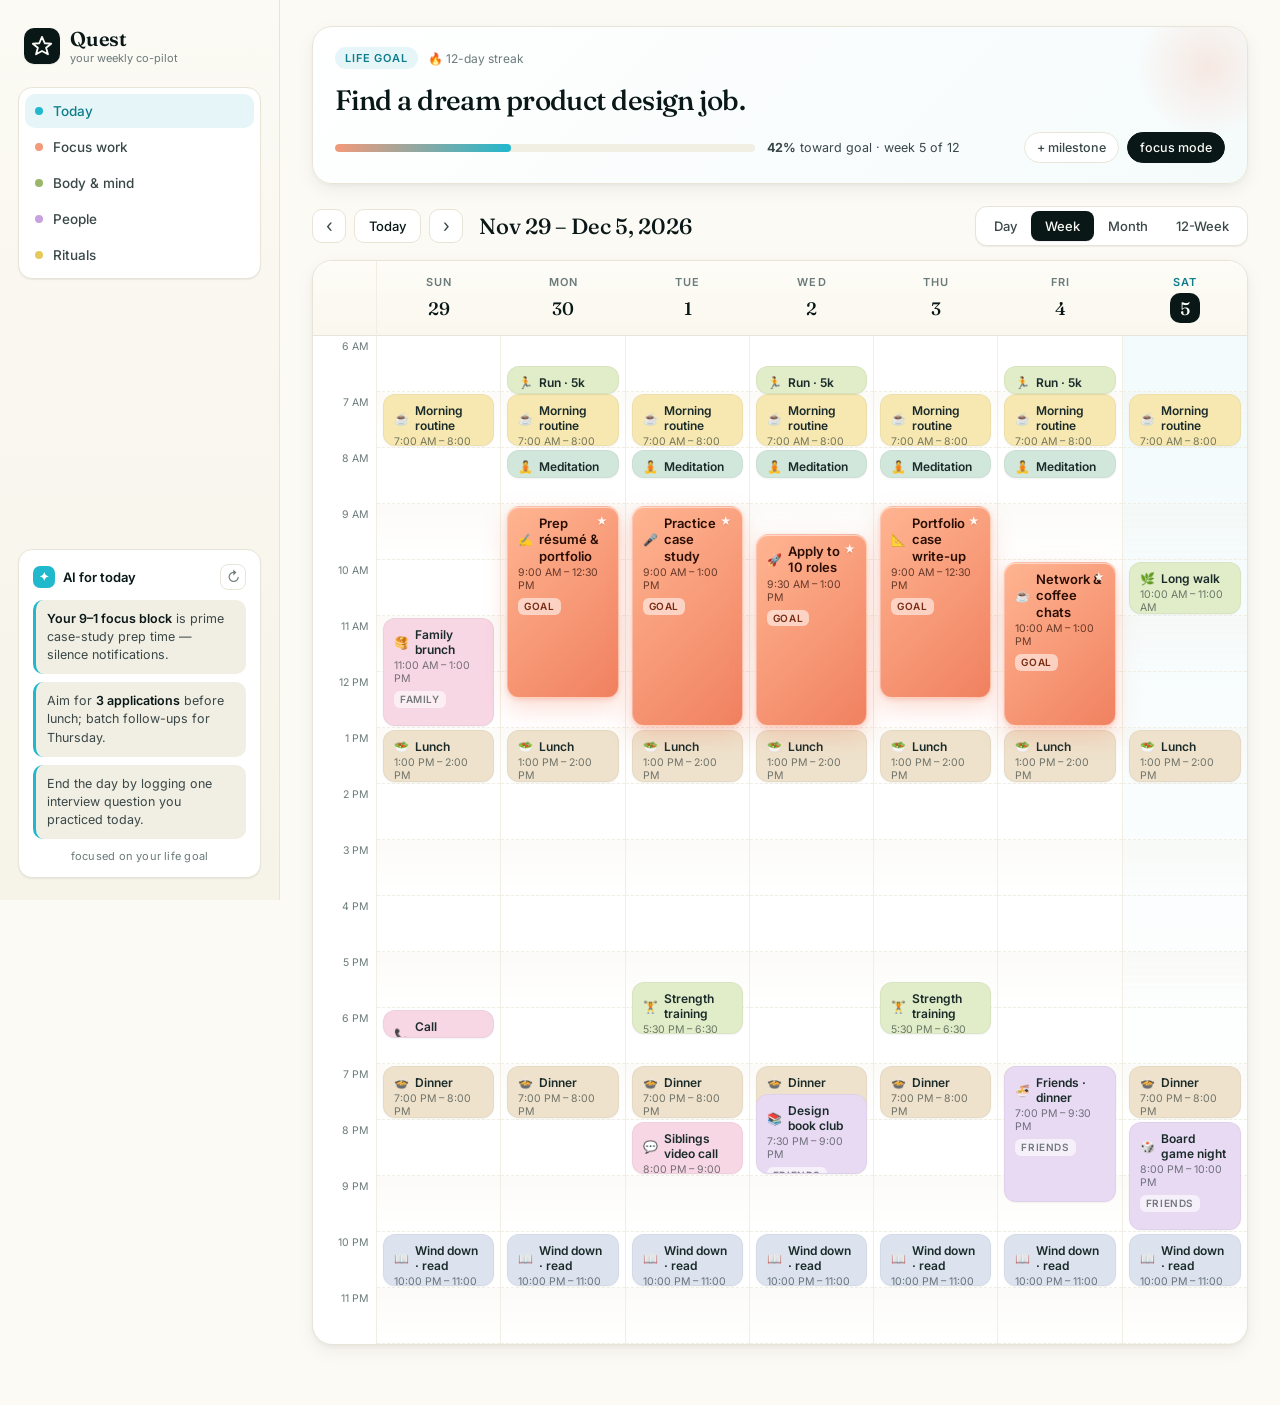
<file: index.html>
<!DOCTYPE html>
<html lang="en">
<head>
  <meta charset="UTF-8" />
  <meta name="viewport" content="width=device-width, initial-scale=1.0" />
  <title>Quest — a calendar for your life goal</title>
  <link rel="preconnect" href="https://fonts.googleapis.com" />
  <link rel="preconnect" href="https://fonts.gstatic.com" crossorigin />
  <link
    href="https://fonts.googleapis.com/css2?family=Fraunces:opsz,wght@9..144,400;9..144,500;9..144,600;9..144,700&family=Inter:wght@400;500;600;700&display=swap"
    rel="stylesheet"
  />
  <link rel="stylesheet" href="styles.css" />
</head>
<body>
  <div class="app">
    <!-- ───────────── Sidebar ───────────── -->
    <aside class="sidebar">
      <div class="brand">
        <div class="brand-mark" aria-hidden="true">
          <svg viewBox="0 0 24 24" width="22" height="22" fill="none" stroke="currentColor" stroke-width="2" stroke-linecap="round" stroke-linejoin="round">
            <path d="M12 2 L15 9 L22 9.5 L16.5 14 L18.5 21 L12 17.5 L5.5 21 L7.5 14 L2 9.5 L9 9 Z" />
          </svg>
        </div>
        <div class="brand-text">
          <div class="brand-name">Quest</div>
          <div class="brand-sub">your weekly co-pilot</div>
        </div>
      </div>

      <nav class="nav">
        <button class="nav-item active">
          <span class="dot" style="background:#20B8CD"></span>Today
        </button>
        <button class="nav-item">
          <span class="dot" style="background:#F39A7A"></span>Focus work
        </button>
        <button class="nav-item">
          <span class="dot" style="background:#9BB76B"></span>Body &amp; mind
        </button>
        <button class="nav-item">
          <span class="dot" style="background:#C8A2E0"></span>People
        </button>
        <button class="nav-item">
          <span class="dot" style="background:#E7C95B"></span>Rituals
        </button>
      </nav>

      <!-- AI Notes -->
      <section class="notes" aria-label="AI recommendations">
        <div class="notes-head">
          <div class="notes-title">
            <span class="spark" aria-hidden="true">✦</span>
            AI for today
          </div>
          <button class="notes-refresh" id="refreshNotes" title="New ideas">↻</button>
        </div>
        <ul class="notes-list" id="notesList"></ul>
        <div class="notes-foot">focused on your life goal</div>
      </section>
    </aside>

    <!-- ───────────── Main ───────────── -->
    <main class="main">
      <!-- Goal bar -->
      <section class="goal-card">
        <div class="goal-badge">
          <span class="goal-badge-pill">life goal</span>
          <span class="goal-streak" id="goalStreak">🔥 12-day streak</span>
        </div>
        <div class="goal-line">
          <label for="goalInput" class="sr-only">Your life goal</label>
          <input
            id="goalInput"
            class="goal-input"
            type="text"
            value="Find a dream product design job."
            spellcheck="false"
          />
        </div>
        <div class="goal-meta">
          <div class="progress">
            <div class="progress-track">
              <div class="progress-bar" id="goalProgress" style="width: 42%"></div>
            </div>
            <span class="progress-label"><strong>42%</strong> toward goal · week 5 of 12</span>
          </div>
          <div class="goal-actions">
            <button class="chip">+ milestone</button>
            <button class="chip primary">focus mode</button>
          </div>
        </div>
      </section>

      <!-- Toolbar -->
      <section class="toolbar">
        <div class="range">
          <button class="icon-btn" id="prev" title="Previous">‹</button>
          <button class="today-btn" id="todayBtn">Today</button>
          <button class="icon-btn" id="next" title="Next">›</button>
          <div class="range-label" id="rangeLabel">—</div>
        </div>

        <div class="view-switch" role="tablist" aria-label="Calendar view">
          <button class="seg" data-view="day">Day</button>
          <button class="seg active" data-view="week">Week</button>
          <button class="seg" data-view="month">Month</button>
          <button class="seg" data-view="twelve">12-Week</button>
        </div>
      </section>

      <!-- Calendar surface -->
      <section class="canvas" id="canvas">
        <!-- views render here -->
      </section>
    </main>
  </div>

  <script src="app.js"></script>
</body>
</html>
</file>
<file: styles.css>
:root {
  /* Perplexity-leaning palette */
  --bg: #FBFAF4;
  --paper: #FFFFFF;
  --ink: #091717;
  --ink-soft: #3a4747;
  --ink-mute: #6b7a7a;
  --line: #E8E5D8;
  --line-soft: #F1EEE3;
  --teal: #20B8CD;
  --teal-ink: #0E7C8B;
  --teal-tint: #E6F6F8;

  /* Activity palette — soft + cute */
  --c-focus:   #F39A7A;  /* goal-critical focus */
  --c-focus-2: #F7B499;
  --c-body:    #9BB76B;  /* workouts */
  --c-mind:    #7FB7A3;  /* meditation */
  --c-people:  #C8A2E0;  /* friends */
  --c-family:  #F1A7C2;  /* family */
  --c-ritual:  #E7C95B;  /* morning routine, rituals */
  --c-meal:    #D8C3A5;  /* meals */
  --c-rest:    #A7B8D6;  /* rest / sleep */

  --shadow-sm: 0 1px 2px rgba(9,23,23,0.04), 0 1px 1px rgba(9,23,23,0.03);
  --shadow-md: 0 6px 18px rgba(9,23,23,0.06), 0 2px 4px rgba(9,23,23,0.04);
  --shadow-lg: 0 18px 40px rgba(9,23,23,0.08), 0 4px 10px rgba(9,23,23,0.05);

  --radius-sm: 8px;
  --radius: 14px;
  --radius-lg: 20px;

  --hour-h: 56px; /* height of one hour row in week/day */
}

* { box-sizing: border-box; }

html, body {
  margin: 0;
  padding: 0;
  height: 100%;
  background: var(--bg);
  color: var(--ink);
  font-family: 'Inter', -apple-system, BlinkMacSystemFont, 'Segoe UI', Roboto, Helvetica, Arial, sans-serif;
  font-size: 14px;
  -webkit-font-smoothing: antialiased;
  text-rendering: optimizeLegibility;
}

button { font-family: inherit; cursor: pointer; }
input, button { color: inherit; }

.sr-only {
  position: absolute; width: 1px; height: 1px; padding: 0; margin: -1px;
  overflow: hidden; clip: rect(0,0,0,0); white-space: nowrap; border: 0;
}

/* ───────────── Layout ───────────── */
.app {
  display: grid;
  grid-template-columns: 280px 1fr;
  min-height: 100vh;
}

/* ───────────── Sidebar ───────────── */
.sidebar {
  position: sticky;
  top: 0;
  height: 100vh;
  padding: 22px 18px;
  border-right: 1px solid var(--line);
  background: linear-gradient(180deg, #FBFAF4 0%, #F6F3E8 100%);
  display: flex;
  flex-direction: column;
  gap: 18px;
}

.brand {
  display: flex; align-items: center; gap: 10px;
  padding: 4px 6px;
}
.brand-mark {
  width: 36px; height: 36px;
  border-radius: 10px;
  background: var(--ink);
  color: var(--bg);
  display: grid; place-items: center;
  box-shadow: var(--shadow-sm);
}
.brand-name {
  font-family: 'Fraunces', Georgia, serif;
  font-weight: 600;
  font-size: 20px;
  letter-spacing: -0.01em;
}
.brand-sub { font-size: 11px; color: var(--ink-mute); }

.nav {
  display: flex; flex-direction: column; gap: 2px;
  padding: 6px;
  background: var(--paper);
  border: 1px solid var(--line);
  border-radius: var(--radius);
  box-shadow: var(--shadow-sm);
}
.nav-item {
  display: flex; align-items: center; gap: 10px;
  padding: 9px 10px;
  border: 0; background: transparent;
  border-radius: 10px;
  color: var(--ink-soft);
  font-size: 13.5px; font-weight: 500;
  text-align: left;
  transition: background 0.15s ease;
}
.nav-item:hover { background: var(--line-soft); }
.nav-item.active {
  background: var(--teal-tint);
  color: var(--teal-ink);
}
.dot { width: 8px; height: 8px; border-radius: 999px; display: inline-block; }

/* Notes card */
.notes {
  margin-top: auto;
  background: var(--paper);
  border: 1px solid var(--line);
  border-radius: var(--radius);
  padding: 14px;
  box-shadow: var(--shadow-sm);
  position: relative;
  overflow: hidden;
}
.notes::before {
  content: "";
  position: absolute;
  inset: -40% -40% auto auto;
  width: 160px; height: 160px;
  background: radial-gradient(closest-side, rgba(32,184,205,0.18), transparent 70%);
  pointer-events: none;
}
.notes-head {
  display: flex; align-items: center; justify-content: space-between;
  margin-bottom: 10px;
}
.notes-title {
  display: flex; align-items: center; gap: 8px;
  font-weight: 600; font-size: 13px;
}
.spark {
  display: inline-grid; place-items: center;
  width: 22px; height: 22px; border-radius: 7px;
  background: var(--teal); color: white;
  font-size: 12px;
}
.notes-refresh {
  border: 1px solid var(--line);
  background: var(--paper);
  border-radius: 8px;
  width: 26px; height: 26px;
  color: var(--ink-mute);
  font-size: 14px;
}
.notes-refresh:hover { color: var(--teal-ink); border-color: var(--teal); }
.notes-list {
  list-style: none; margin: 0; padding: 0;
  display: flex; flex-direction: column; gap: 8px;
}
.notes-list li {
  font-size: 12.5px;
  color: var(--ink-soft);
  line-height: 1.45;
  padding: 10px 11px;
  background: var(--line-soft);
  border-radius: 10px;
  border-left: 3px solid var(--teal);
}
.notes-list li strong { color: var(--ink); font-weight: 600; }
.notes-foot {
  margin-top: 10px;
  font-size: 11px; color: var(--ink-mute);
  text-align: center;
  letter-spacing: 0.02em;
}

/* ───────────── Main ───────────── */
.main {
  padding: 26px 32px 60px;
  max-width: 1400px;
  width: 100%;
}

/* Goal card */
.goal-card {
  background: linear-gradient(135deg, #FFFFFF 0%, #F5FBFB 100%);
  border: 1px solid var(--line);
  border-radius: var(--radius-lg);
  padding: 20px 22px;
  box-shadow: var(--shadow-md);
  position: relative;
  overflow: hidden;
}
.goal-card::after {
  content: "";
  position: absolute;
  right: -60px; top: -60px;
  width: 200px; height: 200px;
  background: radial-gradient(closest-side, rgba(243,154,122,0.20), transparent 70%);
  pointer-events: none;
}
.goal-badge {
  display: flex; align-items: center; gap: 10px; margin-bottom: 10px;
}
.goal-badge-pill {
  font-size: 11px; font-weight: 600; letter-spacing: 0.08em;
  text-transform: uppercase;
  color: var(--teal-ink);
  background: var(--teal-tint);
  padding: 4px 10px;
  border-radius: 999px;
}
.goal-streak {
  font-size: 12px; color: var(--ink-mute);
}
.goal-line { }
.goal-input {
  width: 100%;
  border: 0;
  background: transparent;
  font-family: 'Fraunces', Georgia, serif;
  font-size: 28px;
  font-weight: 500;
  letter-spacing: -0.02em;
  color: var(--ink);
  padding: 4px 0 8px;
  outline: none;
  border-bottom: 1px dashed transparent;
  transition: border-color .2s ease;
}
.goal-input:focus { border-bottom-color: var(--teal); }

.goal-meta {
  display: flex; align-items: center; justify-content: space-between;
  gap: 20px;
  margin-top: 6px;
  flex-wrap: wrap;
}
.progress { display: flex; align-items: center; gap: 12px; flex: 1; min-width: 240px; }
.progress-track {
  flex: 1;
  height: 8px;
  background: var(--line-soft);
  border-radius: 999px;
  overflow: hidden;
  max-width: 420px;
}
.progress-bar {
  height: 100%;
  background: linear-gradient(90deg, var(--c-focus), var(--teal));
  border-radius: 999px;
  transition: width .4s ease;
}
.progress-label { font-size: 12.5px; color: var(--ink-soft); }
.goal-actions { display: flex; gap: 8px; }
.chip {
  border: 1px solid var(--line);
  background: var(--paper);
  color: var(--ink-soft);
  padding: 7px 12px;
  border-radius: 999px;
  font-size: 12.5px; font-weight: 500;
}
.chip:hover { border-color: var(--ink-mute); }
.chip.primary {
  background: var(--ink); color: var(--bg);
  border-color: var(--ink);
}
.chip.primary:hover { background: #0f2525; }

/* Toolbar */
.toolbar {
  display: flex; align-items: center; justify-content: space-between;
  margin: 22px 0 14px;
  gap: 16px; flex-wrap: wrap;
}
.range { display: flex; align-items: center; gap: 8px; }
.icon-btn {
  border: 1px solid var(--line);
  background: var(--paper);
  width: 34px; height: 34px;
  border-radius: 10px;
  font-size: 18px; line-height: 1; color: var(--ink-soft);
  display: grid; place-items: center;
}
.icon-btn:hover { background: var(--line-soft); }
.today-btn {
  border: 1px solid var(--line);
  background: var(--paper);
  padding: 0 14px; height: 34px;
  border-radius: 10px;
  font-size: 13px; font-weight: 500;
}
.today-btn:hover { background: var(--line-soft); }
.range-label {
  font-family: 'Fraunces', Georgia, serif;
  font-size: 22px; font-weight: 500;
  margin-left: 8px;
  color: var(--ink);
  letter-spacing: -0.01em;
}

.view-switch {
  display: inline-flex;
  background: var(--paper);
  border: 1px solid var(--line);
  border-radius: 12px;
  padding: 4px;
  box-shadow: var(--shadow-sm);
}
.seg {
  border: 0; background: transparent;
  padding: 7px 14px;
  border-radius: 8px;
  font-size: 13px; font-weight: 500;
  color: var(--ink-soft);
}
.seg:hover { color: var(--ink); }
.seg.active {
  background: var(--ink);
  color: var(--bg);
  box-shadow: var(--shadow-sm);
}

/* Canvas */
.canvas {
  background: var(--paper);
  border: 1px solid var(--line);
  border-radius: var(--radius-lg);
  overflow: hidden;
  box-shadow: var(--shadow-md);
}

/* ───────────── Week / Day view ───────────── */
.week {
  display: grid;
  grid-template-columns: 64px repeat(var(--days, 7), 1fr);
  position: relative;
}
.week-head {
  display: contents;
}
.head-cell {
  padding: 14px 10px 12px;
  border-bottom: 1px solid var(--line);
  background: linear-gradient(180deg, #FDFCF7, #FAF8EE);
  font-size: 12px;
  color: var(--ink-mute);
  text-align: center;
  position: sticky; top: 0; z-index: 5;
}
.head-cell.gutter { border-right: 1px solid var(--line-soft); }
.head-day .dow {
  display: block;
  font-size: 11px; font-weight: 600; letter-spacing: 0.1em;
  text-transform: uppercase;
  color: var(--ink-mute);
}
.head-day .dnum {
  display: inline-grid; place-items: center;
  width: 30px; height: 30px;
  border-radius: 10px;
  font-family: 'Fraunces', Georgia, serif;
  font-size: 18px; font-weight: 500;
  color: var(--ink);
  margin-top: 4px;
}
.head-day.today .dnum {
  background: var(--ink);
  color: var(--bg);
}
.head-day.today .dow {
  color: var(--teal-ink);
}

.hour-col {
  position: relative;
  border-right: 1px solid var(--line-soft);
}
.hour-col:last-child { border-right: 0; }

.time-gutter {
  position: relative;
  border-right: 1px solid var(--line-soft);
}
.time-gutter .slot {
  height: var(--hour-h);
  font-size: 10.5px;
  color: var(--ink-mute);
  text-align: right;
  padding: 4px 8px 0 0;
  position: relative;
}

.hour-col .slot {
  height: var(--hour-h);
  border-bottom: 1px dashed var(--line-soft);
}
.hour-col .slot:nth-child(even) {
  background: linear-gradient(180deg, rgba(241,238,227,0.25), rgba(241,238,227,0));
}
.hour-col.today {
  background: linear-gradient(180deg, rgba(230,246,248,0.5), rgba(230,246,248,0.0) 80%);
}

/* Blocks */
.block {
  position: absolute;
  left: 6px; right: 6px;
  border-radius: 12px;
  padding: 8px 10px;
  font-size: 11.5px;
  color: #1a2b2a;
  background: var(--block-bg, #eee);
  border: 1px solid rgba(0,0,0,0.04);
  box-shadow: 0 1px 2px rgba(9,23,23,0.05);
  overflow: hidden;
  line-height: 1.25;
  cursor: default;
  transition: transform .12s ease, box-shadow .2s ease;
}
.block:hover {
  transform: translateY(-1px);
  box-shadow: var(--shadow-md);
  z-index: 3;
}
.block .b-title {
  font-weight: 600;
  font-size: 12px;
  color: #1a2b2a;
  display: flex; align-items: center; gap: 6px;
}
.block .b-emoji { font-size: 12px; }
.block .b-time {
  font-size: 10.5px;
  color: rgba(9,23,23,0.55);
  margin-top: 2px;
}
.block .b-tag {
  display: inline-block;
  margin-top: 6px;
  font-size: 10px;
  font-weight: 600;
  letter-spacing: 0.06em;
  text-transform: uppercase;
  color: rgba(9,23,23,0.55);
  background: rgba(255,255,255,0.6);
  padding: 2px 6px;
  border-radius: 6px;
}

/* Focus (goal-critical) block — brighter and bigger visual weight */
.block.focus {
  background: linear-gradient(135deg, #FFB491 0%, #F08160 100%);
  color: #3a1a0d;
  border: 1px solid rgba(255,255,255,0.4);
  box-shadow:
    0 10px 24px rgba(240,129,96,0.28),
    0 2px 4px rgba(240,129,96,0.25),
    inset 0 1px 0 rgba(255,255,255,0.5);
}
.block.focus .b-title { color: #2a0e05; font-size: 13px; }
.block.focus .b-time  { color: rgba(42,14,5,0.7); }
.block.focus .b-tag {
  background: rgba(255,255,255,0.55);
  color: #7a2b14;
}
.block.focus::before {
  content: "★";
  position: absolute;
  top: 8px; right: 10px;
  font-size: 11px;
  color: #fff;
  opacity: 0.9;
  text-shadow: 0 1px 2px rgba(0,0,0,0.15);
}

/* Colored block variants (background comes from --block-bg inline,
   this is a soft tint helper for consistent feel) */
.block.body   { --block-bg: #E1ECC9; }
.block.mind   { --block-bg: #D2E7DC; }
.block.people { --block-bg: #E9DAF4; }
.block.family { --block-bg: #F8D7E5; }
.block.ritual { --block-bg: #F7E8B2; }
.block.meal   { --block-bg: #EEE2CC; }
.block.rest   { --block-bg: #DCE3EF; }

/* Now line */
.now-line {
  position: absolute;
  left: 64px; right: 0;
  height: 0;
  pointer-events: none;
  z-index: 4;
}
.now-line .bar {
  position: absolute;
  left: 0; right: 0; top: 0;
  height: 2px;
  background: linear-gradient(90deg, #FF5E5E, #FF8A4C);
  box-shadow: 0 0 0 1px rgba(255,94,94,0.25), 0 2px 8px rgba(255,94,94,0.35);
  border-radius: 2px;
}
.now-line .pill {
  position: absolute;
  left: -56px; top: -10px;
  font-size: 10.5px;
  font-weight: 600;
  color: white;
  background: #FF5E5E;
  padding: 3px 7px;
  border-radius: 6px;
  box-shadow: 0 2px 6px rgba(255,94,94,0.35);
}
.now-line .bead {
  position: absolute;
  left: -5px; top: -4px;
  width: 10px; height: 10px;
  border-radius: 999px;
  background: #FF5E5E;
  box-shadow: 0 0 0 3px rgba(255,94,94,0.2);
}

/* ───────────── Month view ───────────── */
.month {
  display: grid;
  grid-template-columns: repeat(7, 1fr);
}
.month .m-head {
  padding: 10px 12px;
  font-size: 11px;
  font-weight: 600;
  letter-spacing: 0.1em;
  text-transform: uppercase;
  color: var(--ink-mute);
  background: linear-gradient(180deg, #FDFCF7, #FAF8EE);
  border-bottom: 1px solid var(--line);
  text-align: left;
}
.month .m-cell {
  min-height: 112px;
  border-right: 1px solid var(--line-soft);
  border-bottom: 1px solid var(--line-soft);
  padding: 8px 10px;
  background: var(--paper);
  display: flex; flex-direction: column; gap: 6px;
  position: relative;
}
.month .m-cell.other { background: #FCFAF2; color: var(--ink-mute); }
.month .m-cell.today { background: var(--teal-tint); }
.month .m-num {
  font-family: 'Fraunces', Georgia, serif;
  font-size: 15px;
  font-weight: 500;
}
.month .m-cell.today .m-num { color: var(--teal-ink); }
.m-pills { display: flex; flex-direction: column; gap: 3px; }
.m-pill {
  font-size: 10.5px;
  padding: 2px 7px;
  border-radius: 999px;
  background: var(--block-bg, #eee);
  color: #1a2b2a;
  white-space: nowrap;
  overflow: hidden;
  text-overflow: ellipsis;
}
.m-pill.focus {
  background: linear-gradient(90deg, #FFB491, #F08160);
  color: #fff;
  font-weight: 600;
}

/* ───────────── 12-Week view ───────────── */
.twelve {
  padding: 18px 22px 26px;
}
.twelve-head {
  display: flex; align-items: baseline; justify-content: space-between;
  margin-bottom: 14px;
}
.twelve-title {
  font-family: 'Fraunces', Georgia, serif;
  font-size: 18px; font-weight: 500;
}
.twelve-sub { font-size: 12px; color: var(--ink-mute); }
.twelve-grid {
  display: grid;
  grid-template-columns: repeat(4, 1fr);
  gap: 12px;
}
.w-card {
  border: 1px solid var(--line);
  border-radius: var(--radius);
  padding: 14px;
  background: linear-gradient(180deg, #FFFFFF, #FBF9EF);
  position: relative;
  overflow: hidden;
  min-height: 128px;
}
.w-card.current {
  border-color: var(--teal);
  background: linear-gradient(180deg, #F4FBFC, #E6F6F8);
  box-shadow: 0 6px 16px rgba(32,184,205,0.14);
}
.w-card.done { opacity: 0.7; }
.w-top {
  display: flex; align-items: center; justify-content: space-between;
  margin-bottom: 8px;
}
.w-num {
  font-family: 'Fraunces', Georgia, serif;
  font-size: 24px; font-weight: 600;
  line-height: 1;
}
.w-range { font-size: 11px; color: var(--ink-mute); }
.w-milestone {
  font-size: 13px;
  font-weight: 500;
  color: var(--ink);
  margin-bottom: 10px;
  min-height: 34px;
}
.w-bar {
  height: 6px;
  background: var(--line-soft);
  border-radius: 999px;
  overflow: hidden;
  margin-bottom: 6px;
}
.w-bar > span {
  display: block; height: 100%;
  background: linear-gradient(90deg, var(--c-focus), var(--teal));
}
.w-meta { font-size: 11px; color: var(--ink-mute); }

/* Responsive nudges */
@media (max-width: 1100px) {
  .app { grid-template-columns: 240px 1fr; }
  .main { padding: 20px; }
}
@media (max-width: 820px) {
  .app { grid-template-columns: 1fr; }
  .sidebar { position: static; height: auto; }
  .week { --days: 7; }
}
</file>
